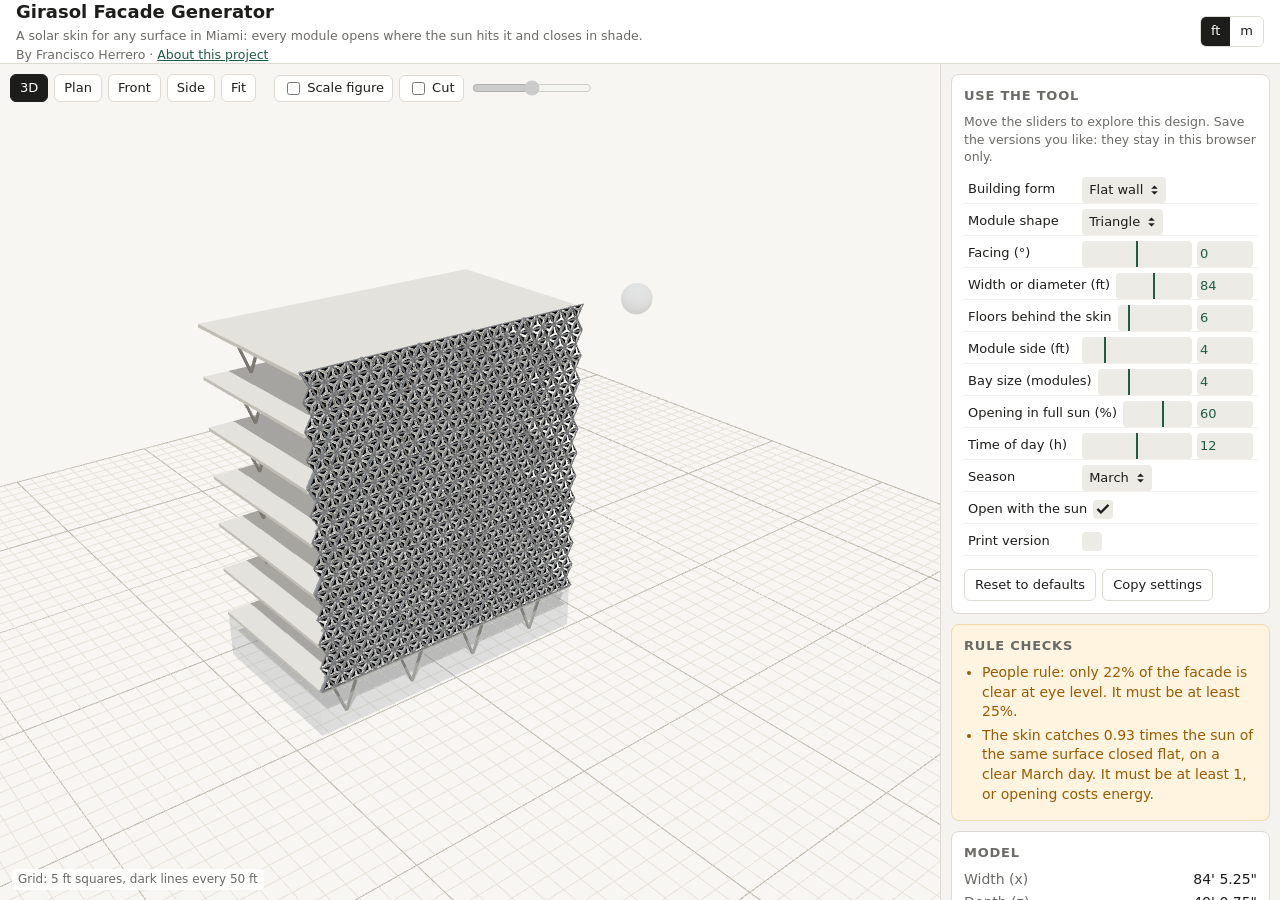
<file: generator/index.html>
<!doctype html>
<html lang="en">
<head>
  <meta charset="utf-8">
  <script>
    // When this page lives in a folder of a website (yoursite.com/generator) and is opened
    // without the final slash, point relative files at the folder anyway. (No redirect, so
    // hosts that strip slashes can't cause a loop.)
    (function () {
      var p = location.pathname;
      if (location.protocol === 'file:' || p.endsWith('/') || /\.[a-z0-9]+$/i.test(p)) return;
      var base = document.createElement('base');
      // "/generator/index" (some servers drop .html) means the folder; "/generator" is the folder too.
      base.href = /\/index$/i.test(p) ? p.replace(/index$/i, '') : p + '/';
      document.head.appendChild(base);
    })();
  </script>
  <meta name="viewport" content="width=device-width, initial-scale=1">
  <title>Generator</title>
  <meta name="description" content="A 3D generator: design rules that produce variations, built with an AI agent.">
  <link rel="stylesheet" href="./app/style.css">

  <!-- If someone double-clicks index.html, modules can't load. Explain instead of showing a blank page. -->
  <script>
    if (location.protocol === 'file:') {
      document.addEventListener('DOMContentLoaded', function () {
        document.body.innerHTML =
          '<div class="fileguard"><h1>This page needs a local server</h1>' +
          '<p>You opened <code>index.html</code> straight from your files. Browsers block 3D code that way.</p>' +
          '<p><b>Easiest:</b> ask your agent <i>"Start a local server for this folder and give me the link."</i></p>' +
          '<p><b>Or in a terminal inside this folder:</b></p>' +
          '<pre>npx --yes serve .</pre><p>then open the link it prints (usually http://localhost:3000).</p>' +
          '<p>Full steps are in README.md.</p></div>';
      });
    }
  </script>

  <script>
    // Very old browsers (Safari before 16.4) can't load this page. Say so instead of staying blank.
    if (location.protocol !== 'file:' && !(window.HTMLScriptElement && HTMLScriptElement.supports && HTMLScriptElement.supports('importmap'))) {
      document.addEventListener('DOMContentLoaded', function () {
        document.body.innerHTML = '<div class="fileguard"><h1>This browser is too old for this page</h1>' +
          '<p>Update your browser, or open the page in a current Chrome, Edge, Firefox or Safari.</p></div>';
      });
    }
  </script>
  <script type="importmap">
  {
    "imports": {
      "three": "./lib/three/three.module.js",
      "three/addons/": "./lib/three/addons/",
      "three/examples/jsm/": "./lib/three/addons/",
      "lil-gui": "./lib/lil-gui.esm.js"
    }
  }
  </script>
</head>
<body>
  <header class="topbar">
    <div class="titles">
      <h1 id="toolName">Generator</h1>
      <p id="toolDesc"></p>
      <p id="byline" class="byline" hidden></p>
    </div>
    <div class="topbar-right">
      <span id="liveBadge" class="badge" hidden title="This page reloads your generator by itself whenever generator.js changes.">Live reload on</span>
      <div class="seg" role="group" aria-label="Units">
        <button type="button" data-units="feet" class="on">ft</button>
        <button type="button" data-units="meters">m</button>
      </div>
    </div>
  </header>

  <main class="layout">
    <section class="stage" aria-label="3D view">
      <div id="viewport"></div>

      <div class="viewbar" role="toolbar" aria-label="View">
        <button type="button" data-view="3d" class="on">3D</button>
        <button type="button" data-view="plan">Plan</button>
        <button type="button" data-view="front">Front</button>
        <button type="button" data-view="side">Side</button>
        <button type="button" id="fitBtn" title="Frame the whole model">Fit</button>
        <span class="sep"></span>
        <label class="chk"><input type="checkbox" id="figureChk"> Scale figure</label>
        <label class="chk"><input type="checkbox" id="cutChk"> Cut</label>
        <input type="range" id="cutRange" min="0" max="1" step="0.001" value="0.5" disabled aria-label="Cut height">
        <span id="cutLabel" class="muted"></span>
      </div>

      <div id="gridLabel" class="gridlabel"></div>

      <div id="errorBox" class="errorbox" hidden role="alert">
        <div class="errorhead">
          <strong>Your generator has a problem</strong>
          <button type="button" id="errorClose" aria-label="Hide">×</button>
        </div>
        <p class="muted">The last working version is still showing. Copy the error and paste it to your agent.</p>
        <pre id="errorText"></pre>
        <button type="button" id="errorCopy" class="primary">Copy error for my agent</button>
      </div>

      <div id="toast" class="toast" hidden></div>
    </section>

    <aside class="panel">
      <section class="card" id="featCard" hidden>
        <h2>The designer's variations</h2>
        <p class="hint" id="featHint">Saved by the designer. Click one to load it, then move the sliders to make it your own.</p>
        <div id="featGrid" class="vargrid"></div>
      </section>

      <section class="card">
        <h2>Use the tool</h2>
        <p class="hint" id="useHint">Move the sliders to make variations. To change what the tool <i>can</i> do, ask your agent to change <code>generator.js</code>, your definition.</p>
        <div id="guiHost"></div>
        <div class="row">
          <button type="button" id="resetBtn">Reset to defaults</button>
          <button type="button" id="copySettingsBtn" title="Copy the current slider values as text">Copy settings</button>
        </div>
      </section>

      <section class="card" id="warnCard" hidden>
        <h2>Rule checks</h2>
        <ul id="warnList" class="warnlist"></ul>
      </section>

      <section class="card">
        <h2>Model</h2>
        <dl id="statsList" class="stats"></dl>
      </section>

      <section class="card">
        <h2 id="varTitle">Variations</h2>
        <div class="row">
          <button type="button" id="saveVarBtn" class="primary">Save variation</button>
          <button type="button" id="sheetBtn">Download sheet</button>
          <button type="button" id="exportVarBtn" title="Save your variations as variations.json, to publish them with your tool">Export for website</button>
        </div>
        <div id="varGrid" class="vargrid"></div>
        <p id="varEmpty" class="hint">Saved variations appear here. Click one to bring it back.</p>
      </section>

      <section class="card">
        <h2>Context</h2>
        <p class="hint">Bring in your own model (OBJ, STL or GLB from Rhino) to design around. It is never exported.</p>
        <div class="row">
          <button type="button" id="importBtn">Import model…</button>
          <label class="chk"><input type="checkbox" id="ctxShowChk" checked disabled> Show</label>
          <button type="button" id="ctxClearBtn" disabled>Remove</button>
        </div>
        <p id="ctxInfo" class="hint"></p>
        <input type="file" id="importFile" accept=".obj,.stl,.glb" hidden>
      </section>

      <section class="card">
        <h2>Export</h2>
        <div class="row">
          <button type="button" id="stlBtn" class="primary">STL for printing…</button>
          <button type="button" id="objBtn">OBJ for Rhino…</button>
          <button type="button" id="shotBtn">Screenshot</button>
        </div>
      </section>
    </aside>
  </main>

  <!-- Import dialog -->
  <dialog id="importDlg">
    <form method="dialog">
      <h2>Import a context model</h2>
      <p id="importName" class="muted"></p>
      <label>The file's units
        <select id="importUnits">
          <option value="feet">Feet</option>
          <option value="inches">Inches</option>
          <option value="meters">Meters</option>
          <option value="centimeters">Centimeters</option>
          <option value="millimeters">Millimeters</option>
        </select>
      </label>
      <label>Which way is up?
        <select id="importUp">
          <option value="z">Z is up (Rhino, most CAD)</option>
          <option value="y">Y is up (GLB, Blender exports, three.js)</option>
        </select>
      </label>
      <label>Heights
        <select id="importHeight">
          <option value="keep">Keep the file's heights (its 0 is the ground)</option>
          <option value="drop">Put its lowest point on the ground</option>
        </select>
      </label>
      <label class="chk"><input type="checkbox" id="importCenter" checked> Move it to the center of the grid (left/right and front/back only)</label>
      <p class="hint">Not sure about units? Pick one, turn on the scale figure, and import again if it looks wrong. If the model floats or sinks, import again and change Heights.</p>
      <menu>
        <button value="cancel" type="submit">Cancel</button>
        <button value="ok" type="submit" class="primary">Import</button>
      </menu>
    </form>
  </dialog>

  <!-- STL dialog -->
  <dialog id="stlDlg">
    <form method="dialog">
      <h2>Export STL for printing</h2>
      <label>Print scale
        <select id="stlScale">
          <option value="1">Full size (1:1)</option>
          <option value="12">1" = 1'-0" (1:12)</option>
          <option value="24">1/2" = 1'-0" (1:24)</option>
          <option value="48">1/4" = 1'-0" (1:48)</option>
          <option value="96">1/8" = 1'-0" (1:96)</option>
          <option value="192">1/16" = 1'-0" (1:192)</option>
          <option value="20">1:20</option>
          <option value="50">1:50</option>
          <option value="100">1:100</option>
          <option value="200">1:200</option>
          <option value="500">1:500</option>
        </select>
      </label>
      <p id="stlInfo"></p>
      <ul id="stlWarn" class="warnlist"></ul>
      <p class="hint">The file is in millimeters with Z up, which is what slicers expect. Only your design is exported, not the context, figure or ground. The thin-part check measures each part's overall size, so a thin wall inside a bigger shape can slip past it: always check the file in your slicer.</p>
      <menu>
        <button value="cancel" type="submit">Cancel</button>
        <button value="ok" type="submit" class="primary">Download STL</button>
      </menu>
    </form>
  </dialog>

  <!-- OBJ dialog -->
  <dialog id="objDlg">
    <form method="dialog">
      <h2>Export OBJ for Rhino</h2>
      <label>Units in the file
        <select id="objUnits">
          <option value="feet">Feet</option>
          <option value="inches">Inches</option>
          <option value="meters">Meters</option>
          <option value="millimeters">Millimeters</option>
        </select>
      </label>
      <p class="hint">Real size, Z up. In Rhino, set your document to the same units first (type <code>Units</code> in the command line), then File &gt; Import with "Map OBJ Y to Rhino Z" unchecked. The unit is in the file name so you don't forget.</p>
      <menu>
        <button value="cancel" type="submit">Cancel</button>
        <button value="ok" type="submit" class="primary">Download OBJ</button>
      </menu>
    </form>
  </dialog>

  <script type="module" src="./app/app.js"></script>
  <script>
    // If the tool's own files never load (usually a website that sends every address to its home page),
    // say so instead of leaving a blank page.
    setTimeout(function () {
      if (window.__appLoaded || location.protocol === 'file:') return;
      var stage = document.querySelector('.stage');
      if (stage) stage.innerHTML = '<div class="fileguard"><h1>The tool\'s files didn\'t load</h1>' +
        '<p>On your website: link to <code>generator/index.html</code>, keep the whole folder together, and for Lovable, Next.js or Vite put it inside <code>public/</code>. Some sites send every address to their home page; ask your agent to make an exception for the <code>generator</code> folder.</p>' +
        '<p>On your computer: refresh the page. If it still shows this, check the terminal running the server is open.</p></div>';
    }, 12000);
  </script>
</body>
</html>
</file>
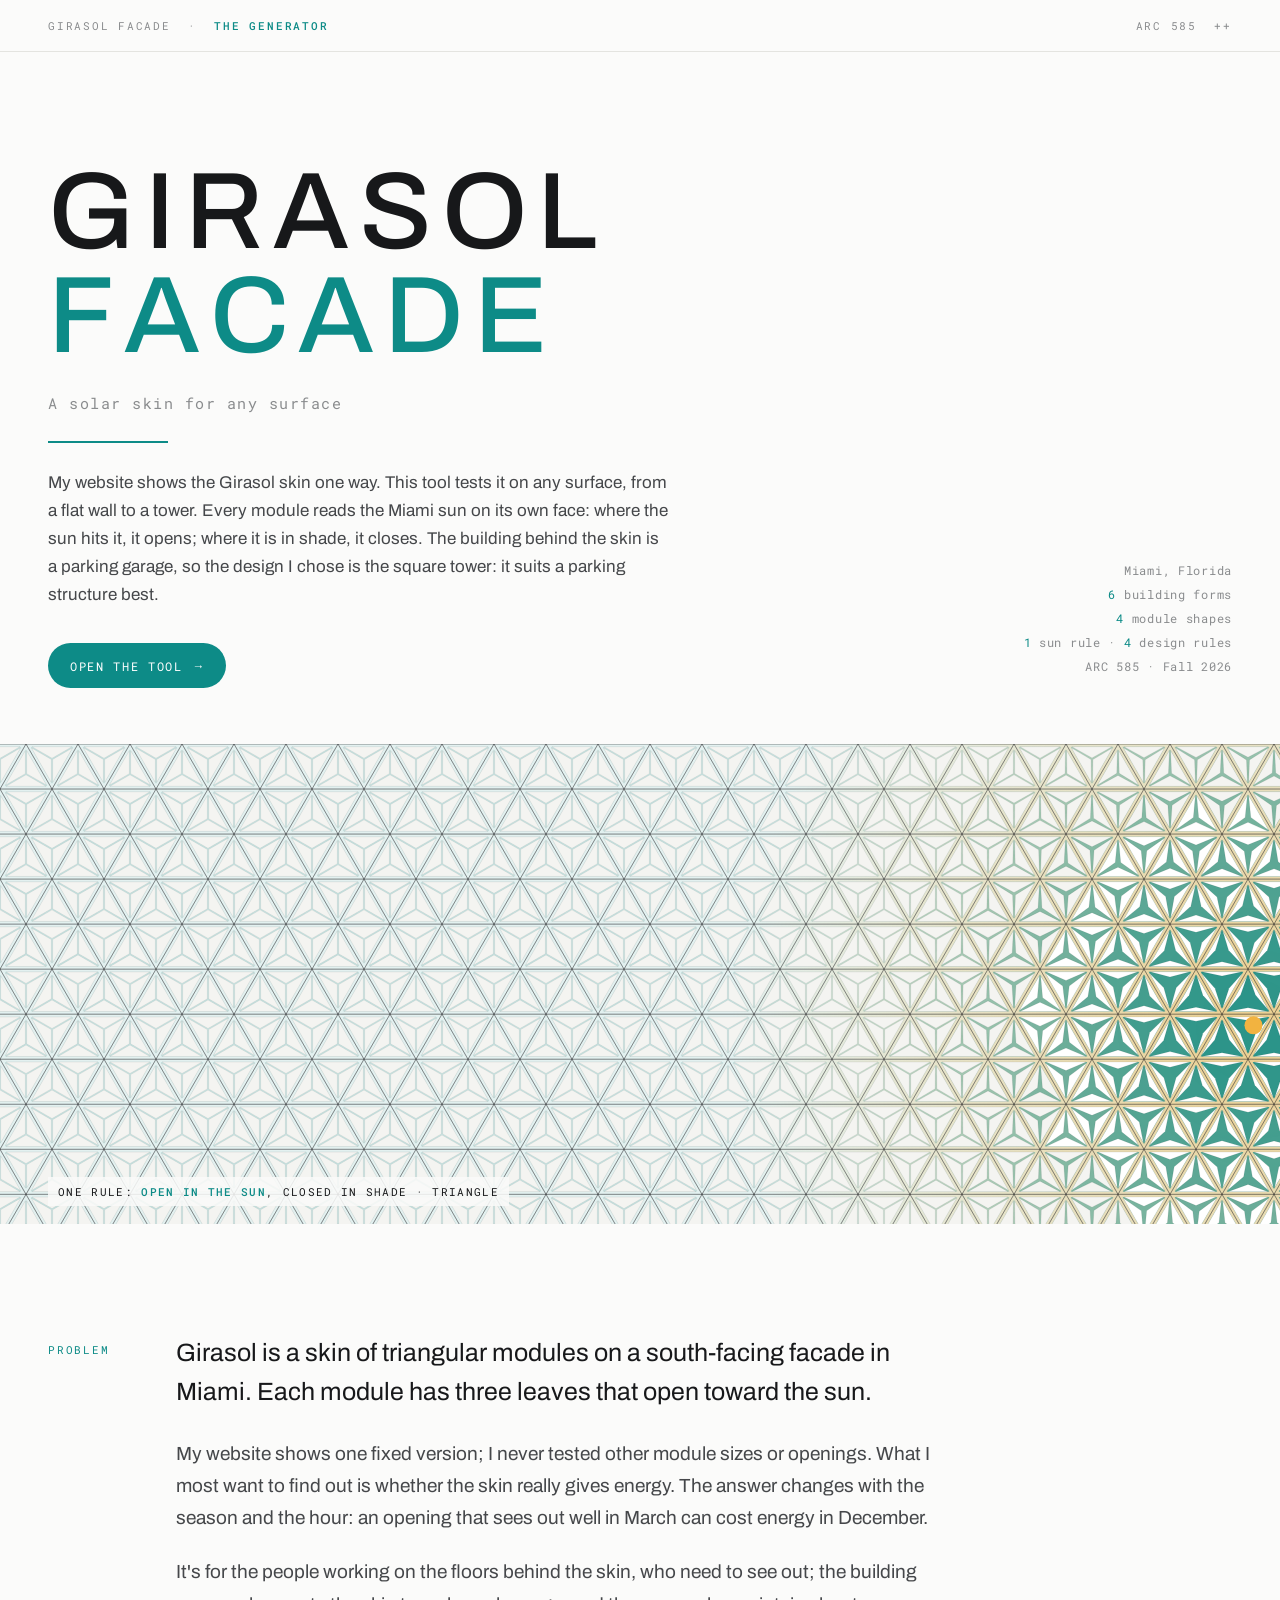
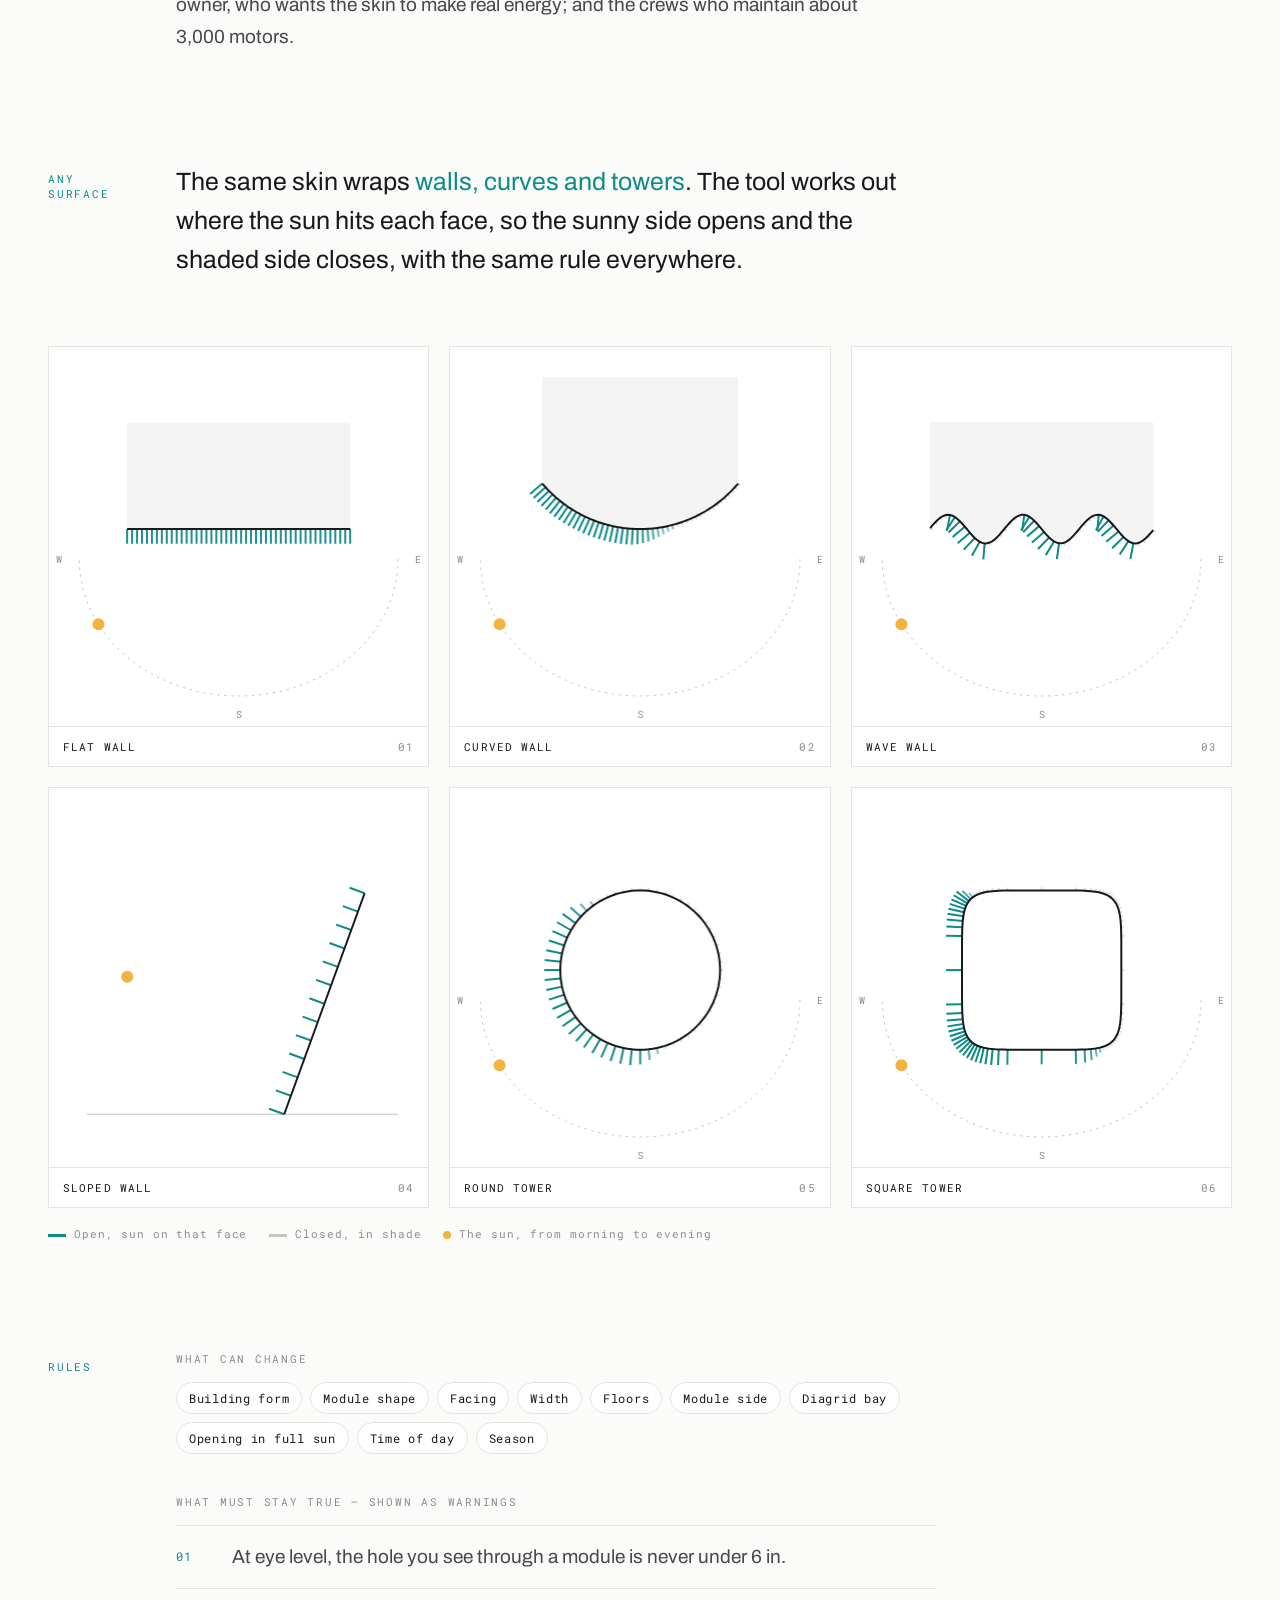
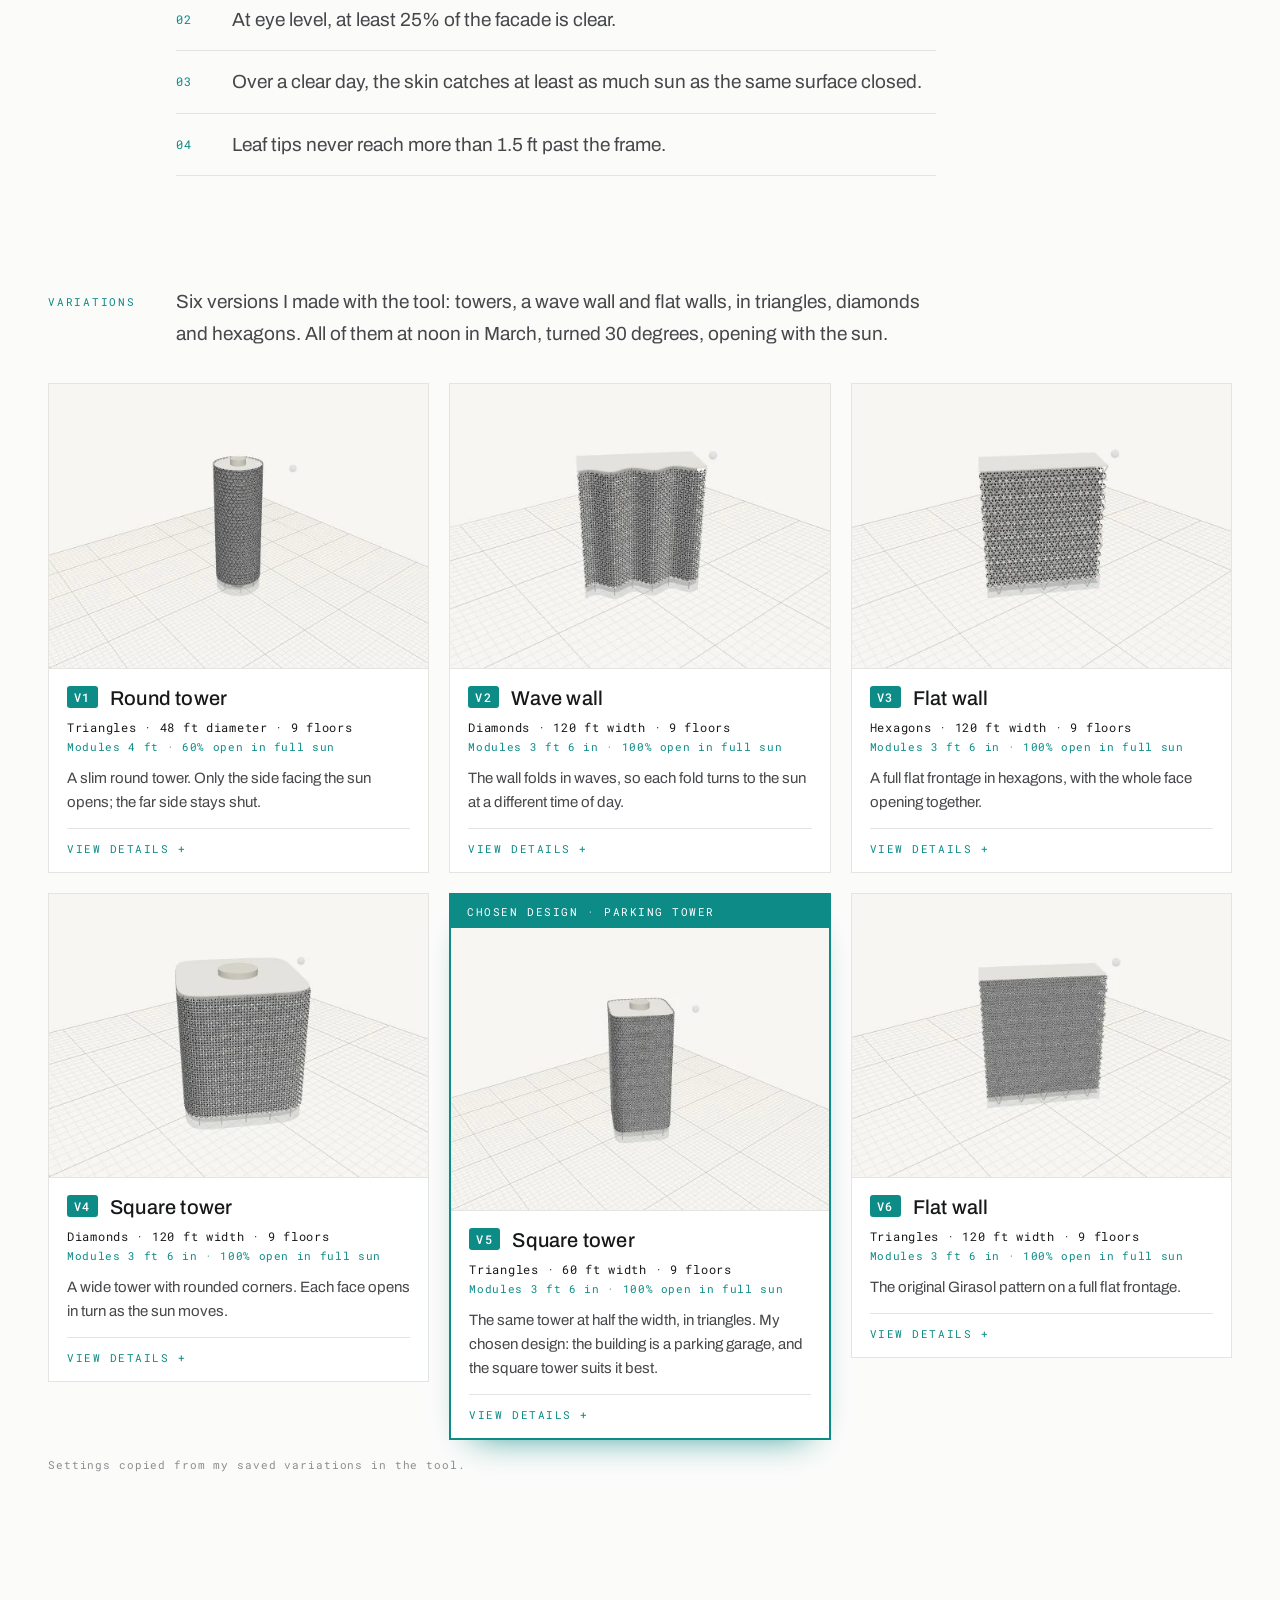
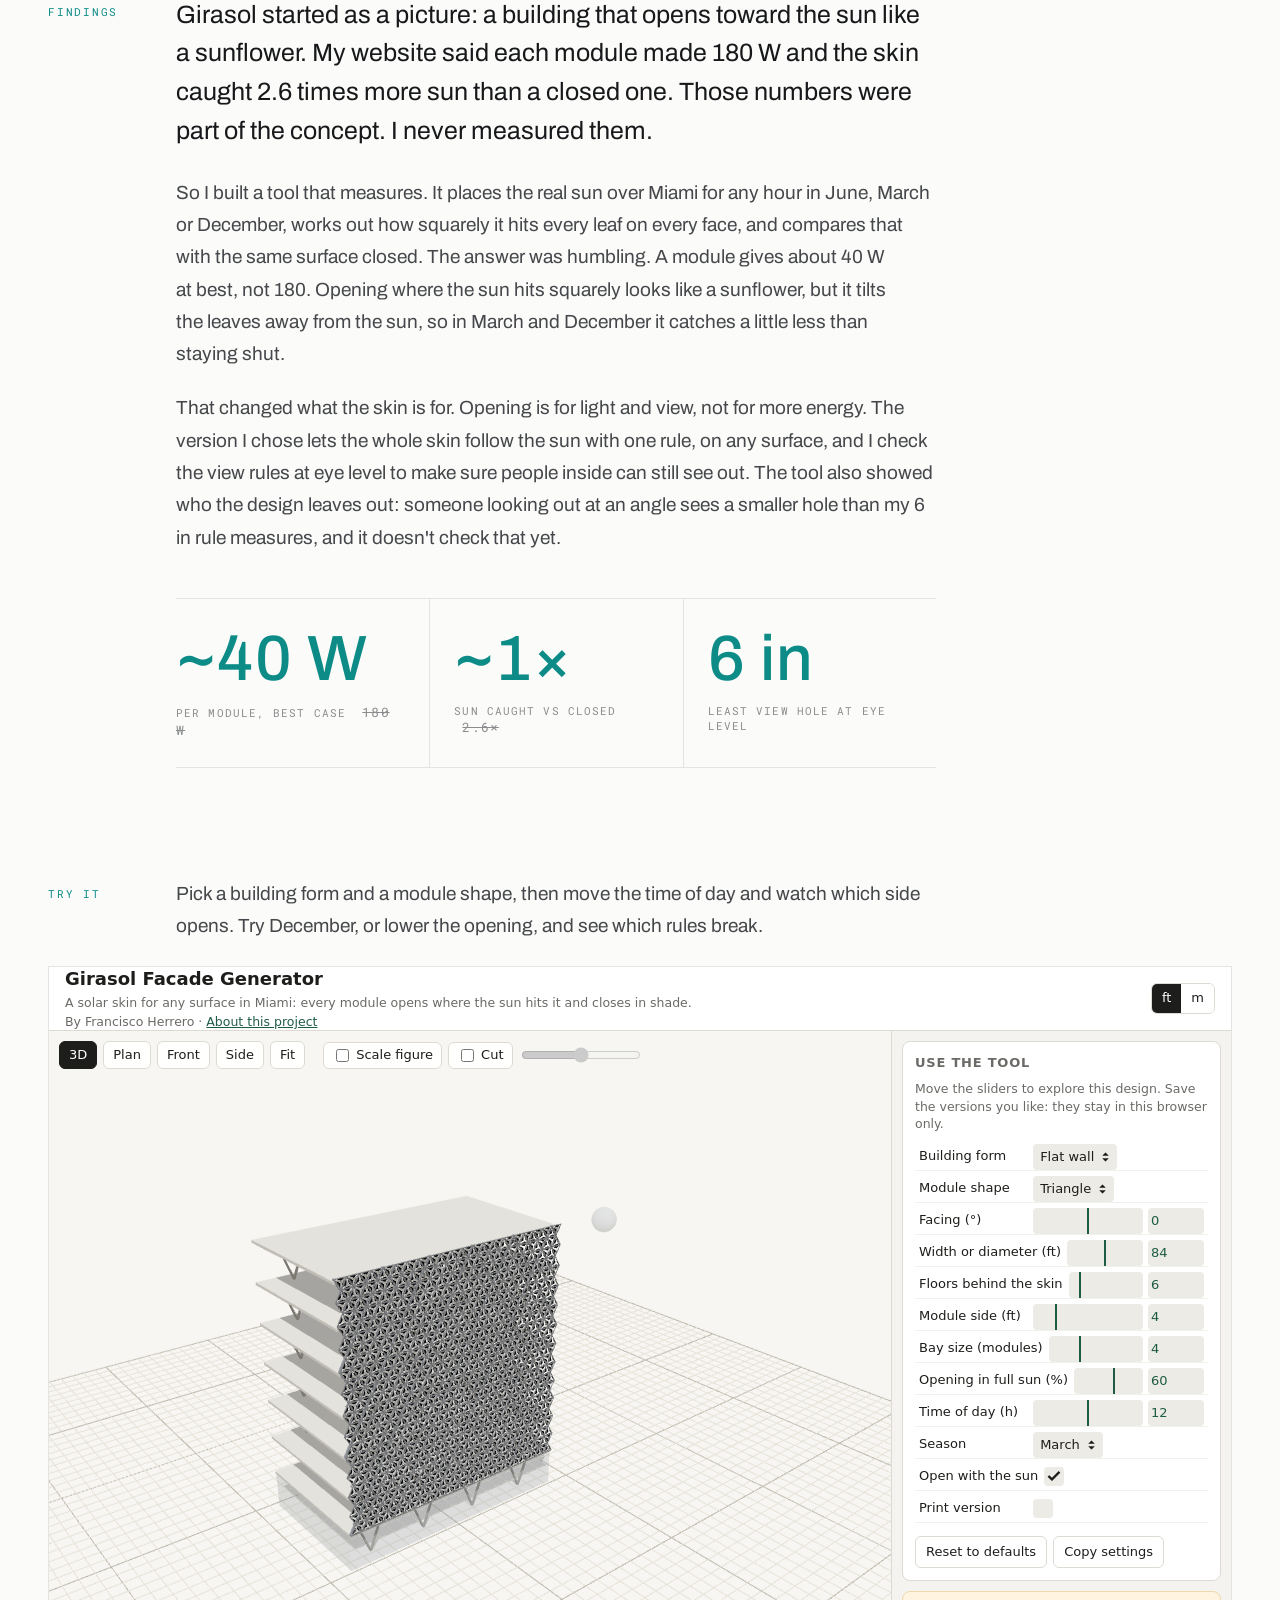
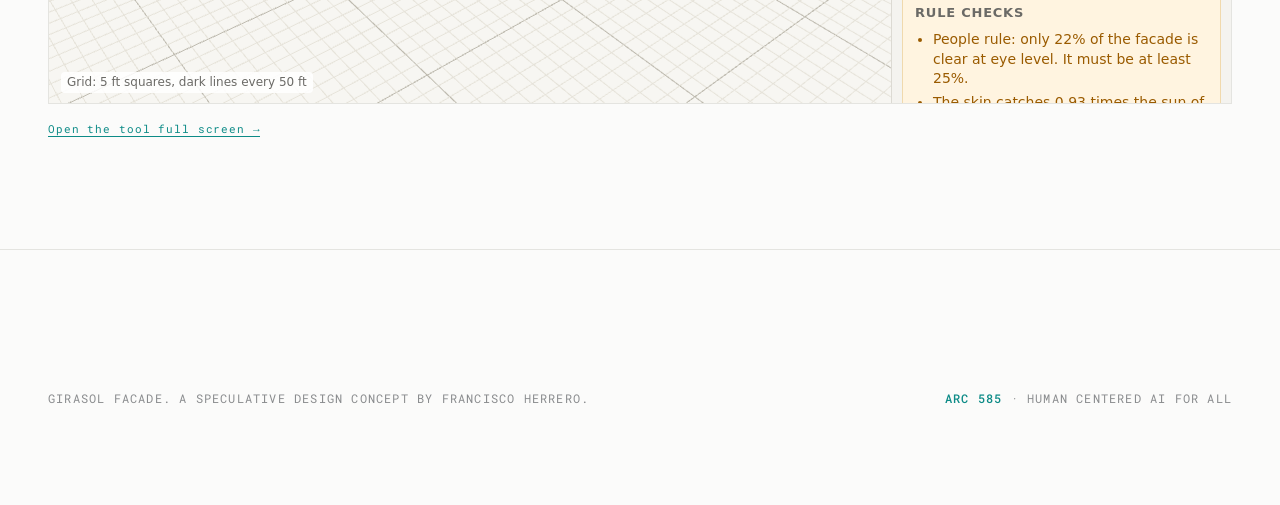
<file: project.html>
<!doctype html>
<html lang="en">
<head>
  <meta charset="utf-8">
  <meta name="viewport" content="width=device-width, initial-scale=1">
  <title>Girasol Facade | A solar skin for any surface</title>
  <meta name="description" content="A 3D tool for the Girasol solar skin on any surface: walls, curves and towers. Every module opens where the Miami sun hits it and closes in shade.">

  <meta property="og:title" content="The Girasol Facade Generator">
  <meta property="og:description" content="A solar skin for any surface. Every module opens where the sun hits it and closes in shade.">
  <meta property="og:url" content="https://girasol-facade.vercel.app/project.html">
  <meta property="og:image" content="https://girasol-facade.vercel.app/images/share.jpg">
  <meta property="og:image:width" content="1200">
  <meta property="og:image:height" content="630">
  <meta property="og:image:alt" content="The Girasol logo: the word Girasol with the o drawn as a hexagon around a sun-yellow triangle.">
  <meta name="twitter:card" content="summary_large_image">

  <link rel="preconnect" href="https://fonts.googleapis.com">
  <link rel="preconnect" href="https://fonts.gstatic.com" crossorigin>
  <link rel="stylesheet" href="https://fonts.googleapis.com/css2?family=Archivo:wght@400;500;600&family=Roboto+Mono:wght@400;500&display=swap">

  <!-- This page follows the look of my portfolio (franherrero.com): its teal, its type and its motion. Its styles live here, not in css/style.css. -->
  <style>
    :root {
      --paper: #fbfbfa;
      --ink: #17181a;
      --text: #45474a;
      --grey: #8a8c8e;
      --rule: #e4e4e0;
      --teal: #0d8b87;
      --teal-soft: #e3f1f0;
      --sun: #f2b340;
      --mono: 'Roboto Mono', ui-monospace, monospace;
      --pad: 48px;
      --title: 1fr auto;
      --title-gap: 64px;
      --doc: 88px minmax(0, 760px) 1fr;
      --forms: repeat(3, minmax(0, 1fr));
      --nums: repeat(3, minmax(0, 1fr));
      --ease: cubic-bezier(.16, .84, .24, 1);
    }
    @media (max-width: 768px) {
      :root {
        --pad: 20px;
        --title: minmax(0, 1fr);
        --title-gap: 20px;
        --doc: minmax(0, 1fr);
        --forms: repeat(2, minmax(0, 1fr));
        --nums: minmax(0, 1fr);
      }
    }
    * { box-sizing: border-box; }
    html { scroll-behavior: smooth; }
    body {
      margin: 0;
      background: var(--paper);
      color: var(--ink);
      font-family: Archivo, system-ui, sans-serif;
      -webkit-font-smoothing: antialiased;
    }
    h1, h2, h3 { margin: 0; font: inherit; }
    a { color: var(--ink); text-decoration: none; }
    a:hover { color: var(--teal); }
    a:focus-visible { outline: 2px solid var(--teal); outline-offset: 3px; }
    ::selection { background: var(--teal); color: #fff; }

    /* Top bar, with a teal line that fills as you scroll */
    .bar {
      position: sticky; top: 0; z-index: 10;
      background: rgba(251, 251, 250, 0.92); backdrop-filter: blur(8px);
      border-bottom: 1px solid var(--rule);
      display: flex; flex-wrap: wrap; justify-content: space-between; align-items: baseline; gap: 10px 24px;
      padding: 18px var(--pad);
      font-family: var(--mono); font-size: 11px; letter-spacing: 0.16em; text-transform: uppercase;
      color: var(--grey);
    }
    .bar b { color: var(--teal); font-weight: 500; }
    .progress { position: absolute; left: 0; bottom: -1px; height: 2px; width: 100%; background: var(--teal); transform-origin: 0 50%; transform: scaleX(var(--p, 0)); }
    @media (max-width: 768px) { .bar-tag { display: none; } }

    /* Title */
    .title {
      display: grid; grid-template-columns: var(--title); align-items: end; gap: var(--title-gap);
      padding: 110px var(--pad) 56px;
    }
    .title h1 {
      font-size: clamp(52px, 8.5vw, 132px); line-height: 0.92; letter-spacing: 0.09em; font-weight: 500;
    }
    .word { display: inline-block; overflow: hidden; vertical-align: top; padding-bottom: 0.04em; white-space: nowrap; }
    @media (max-width: 768px) { .title h1 { font-size: 11vw; } }
    .glyph { display: inline-block; animation: glyph 1100ms var(--ease) both; animation-delay: calc(120ms + var(--i) * 45ms); }
    .glyph.teal { color: var(--teal); }
    @keyframes glyph { from { transform: translateY(105%) rotate(3deg); } to { transform: none; } }
    .subtitle { font-family: var(--mono); font-size: 15px; letter-spacing: 0.1em; color: var(--grey); margin-top: 22px; animation: fade 900ms 700ms both; }
    .grow { height: 2px; width: 120px; background: var(--teal); margin-top: 28px; transform-origin: 0 50%; animation: grow 1000ms 900ms var(--ease) both; }
    @keyframes grow { from { transform: scaleX(0); } to { transform: none; } }
    @keyframes fade { from { opacity: 0; } to { opacity: 1; } }
    .lead { font-size: 17px; line-height: 1.65; max-width: 62ch; margin: 26px 0 0; color: var(--text); text-wrap: pretty; animation: rise 1000ms 1000ms var(--ease) both; }
    .facts {
      font-family: var(--mono); font-size: 12px; line-height: 2; letter-spacing: 0.06em; color: var(--grey);
      text-align: right; padding-bottom: 10px; animation: fade 900ms 1200ms both;
    }
    .facts span { color: var(--teal); }
    @media (max-width: 768px) { .facts { text-align: left; } }
    .cta {
      display: inline-flex; align-items: center; gap: 12px; margin-top: 34px;
      background: var(--teal); color: #fff; padding: 14px 22px; border-radius: 999px;
      font-family: var(--mono); font-size: 12px; letter-spacing: 0.14em; text-transform: uppercase;
      transition: transform 300ms var(--ease), box-shadow 300ms var(--ease);
      animation: rise 1000ms 1150ms var(--ease) both;
    }
    .cta:hover { color: #fff; transform: translateY(-2px); box-shadow: 0 10px 24px -10px var(--teal); }
    .cta i { font-style: normal; transition: transform 300ms var(--ease); }
    .cta:hover i { transform: translateX(4px); }

    /* The living skin: modules open where the sun passes */
    .skin { position: relative; height: clamp(260px, 38vw, 480px); background: var(--teal-soft); overflow: hidden; }
    .skin canvas { display: block; width: 100%; height: 100%; }
    .skin-tag {
      position: absolute; left: var(--pad); bottom: 18px;
      font-family: var(--mono); font-size: 11px; letter-spacing: 0.12em; text-transform: uppercase; color: var(--ink);
      background: rgba(251, 251, 250, 0.85); padding: 7px 10px;
    }
    .skin-tag b { color: var(--teal); font-weight: 500; }

    /* Text sections: mono label on the left, text in a reading column */
    .doc { display: grid; grid-template-columns: var(--doc); gap: 40px; padding: 110px var(--pad) 0; }
    .label { font-family: var(--mono); font-size: 11px; letter-spacing: 0.16em; text-transform: uppercase; color: var(--teal); padding-top: 8px; }
    .big { font-size: 25px; line-height: 1.55; margin: 0 0 26px; text-wrap: pretty; }
    .big em { font-style: normal; color: var(--teal); }
    .body { font-size: 19px; line-height: 1.7; margin: 0 0 22px; color: var(--text); text-wrap: pretty; }
    .body:last-child { margin-bottom: 0; }
    .sub { font-family: var(--mono); font-size: 11px; letter-spacing: 0.16em; text-transform: uppercase; color: var(--grey); margin: 40px 0 16px; }
    .sub:first-child { margin-top: 0; }
    .rules { list-style: none; margin: 0; padding: 0; border-top: 1px solid var(--rule); counter-reset: rule; }
    .rules li {
      counter-increment: rule; position: relative;
      display: grid; grid-template-columns: 44px 1fr; gap: 12px;
      padding: 16px 0; border-bottom: 1px solid var(--rule);
      font-size: 19px; line-height: 1.55; color: var(--text);
      transition: color 300ms, padding-left 300ms var(--ease);
    }
    .rules li::before { content: counter(rule, decimal-leading-zero); font-family: var(--mono); font-size: 12px; letter-spacing: 0.08em; color: var(--teal); padding-top: 5px; }
    .rules li:hover { color: var(--ink); padding-left: 8px; }
    .chips { display: flex; flex-wrap: wrap; gap: 8px; margin: 0; padding: 0; list-style: none; }
    .chips li {
      font-family: var(--mono); font-size: 12px; letter-spacing: 0.06em; color: var(--ink);
      border: 1px solid var(--rule); border-radius: 999px; padding: 7px 12px; background: #fff;
      transition: border-color 300ms, color 300ms, transform 300ms var(--ease);
    }
    .chips li:hover { border-color: var(--teal); color: var(--teal); transform: translateY(-2px); }

    /* Any surface: six plans, one sun */
    .wide { padding: 110px var(--pad) 0; }
    .wide-head { display: grid; grid-template-columns: var(--doc); gap: 40px; margin-bottom: 40px; }
    .forms { display: grid; grid-template-columns: var(--forms); gap: 20px; }
    .form { background: #fff; border: 1px solid var(--rule); transition: border-color 400ms, transform 400ms var(--ease); }
    .form:hover { border-color: var(--teal); transform: translateY(-4px); }
    .form canvas { display: block; width: 100%; aspect-ratio: 1 / 1; }
    .form figcaption {
      display: flex; justify-content: space-between; gap: 10px; padding: 12px 14px; border-top: 1px solid var(--rule);
      font-family: var(--mono); font-size: 11px; letter-spacing: 0.1em; text-transform: uppercase; color: var(--ink);
    }
    .form figcaption span { color: var(--grey); }
    .legend { display: flex; flex-wrap: wrap; gap: 8px 22px; margin-top: 18px; font-family: var(--mono); font-size: 11px; letter-spacing: 0.08em; color: var(--grey); }
    .legend i { display: inline-block; width: 18px; height: 3px; vertical-align: middle; margin-right: 8px; }

    .vars { display: grid; grid-template-columns: var(--forms); gap: 20px; align-items: start; }
    .var { margin: 0; background: #fff; border: 1px solid var(--rule); overflow: hidden; transition: border-color 400ms, transform 400ms var(--ease), box-shadow 400ms var(--ease); }
    .var img { display: block; width: 100%; height: auto; transition: transform 900ms var(--ease); }
    .var:hover { border-color: var(--teal); transform: translateY(-4px); box-shadow: 0 18px 30px -22px var(--teal); }
    .var:hover img { transform: scale(1.06); }
    .var-img { overflow: hidden; background: #f7f6f2; }
    .var-chosen { border: 2px solid var(--teal); box-shadow: 0 18px 34px -24px var(--teal); }
    .var-flag { background: var(--teal); color: #fff; padding: 9px 16px; font-family: var(--mono); font-size: 11px; letter-spacing: 0.14em; text-transform: uppercase; }
    .var figcaption { padding: 18px 18px 16px; border-top: 1px solid var(--rule); }
    .var-title { font-size: 20px; font-weight: 500; letter-spacing: 0.01em; color: var(--ink); }
    .var-no { font-family: var(--mono); font-size: 12px; letter-spacing: 0.12em; color: #fff; background: var(--teal); padding: 3px 7px; border-radius: 3px; margin-right: 8px; vertical-align: 3px; }
    .var-sum { margin: 10px 0 0; font-family: var(--mono); font-size: 12px; letter-spacing: 0.06em; color: var(--ink); }
    .var-key { margin: 4px 0 0; font-family: var(--mono); font-size: 11px; letter-spacing: 0.06em; color: var(--teal); }
    .var-desc { margin: 12px 0 0; font-size: 15px; line-height: 1.6; color: var(--text); }
    .var-more { margin-top: 14px; border-top: 1px solid var(--rule); }
    .var-more summary {
      list-style: none; cursor: pointer; padding: 12px 0 0;
      font-family: var(--mono); font-size: 11px; letter-spacing: 0.14em; text-transform: uppercase; color: var(--teal);
    }
    .var-more summary::-webkit-details-marker { display: none; }
    .var-more summary::after { content: ' +'; }
    .var-more[open] summary::after { content: ' –'; }
    .var-more .close, .var-more[open] .open { display: none; }
    .var-more[open] .close { display: inline; }
    .var-more summary:hover { color: var(--ink); }
    .var-more dl { margin: 12px 0 0; display: grid; gap: 0; animation: fade 400ms both; }
    .var-more dl div { display: flex; justify-content: space-between; gap: 12px; padding: 7px 0; border-bottom: 1px dashed var(--rule); }
    .var-more dt { font-size: 13px; color: var(--grey); }
    .var-more dd { margin: 0; font-family: var(--mono); font-size: 12px; color: var(--ink); text-align: right; }

    /* Numbers */
    .nums { display: grid; grid-template-columns: var(--nums); gap: 0; border-top: 1px solid var(--rule); border-bottom: 1px solid var(--rule); margin-top: 44px; }
    .num { padding: 28px 24px 28px 0; }
    .num + .num { border-left: 1px solid var(--rule); padding-left: 24px; }
    @media (max-width: 768px) { .num + .num { border-left: 0; border-top: 1px solid var(--rule); padding-left: 0; } }
    .num b { display: block; font-size: clamp(40px, 5vw, 64px); font-weight: 500; letter-spacing: 0.02em; color: var(--teal); line-height: 1; }
    .num s { font-family: var(--mono); font-size: 13px; color: var(--grey); text-decoration-color: var(--grey); }
    .num span { display: block; margin-top: 12px; font-family: var(--mono); font-size: 11px; letter-spacing: 0.1em; text-transform: uppercase; color: var(--grey); }

    /* Tool */
    .tool {
      display: block; width: 100%; height: 82vh; min-height: 520px;
      border: 1px solid var(--rule); background: #fff;
    }
    .caption { font-family: var(--mono); font-size: 11px; letter-spacing: 0.08em; color: var(--grey); margin-top: 16px; line-height: 1.7; }
    .caption a { color: var(--teal); border-bottom: 1px solid var(--teal); }

    /* Footer */
    .foot {
      display: flex; flex-wrap: wrap; justify-content: space-between; align-items: baseline; gap: 20px 28px;
      padding: 140px var(--pad) 100px; margin-top: 110px; border-top: 1px solid var(--rule);
      font-family: var(--mono); font-size: 12px; letter-spacing: 0.1em; text-transform: uppercase; color: var(--grey);
    }
    .foot b { color: var(--teal); font-weight: 500; }

    /* Reveal on scroll. Hidden only once the script has run, so without it everything stays visible. */
    @keyframes rise { from { opacity: 0; transform: translateY(30px); } to { opacity: 1; transform: none; } }
    .rise-ready .rise { opacity: 0; }
    .rise-ready .rise.is-in { animation: rise 950ms var(--ease) both; animation-delay: var(--d, 0ms); }
    @media (prefers-reduced-motion: reduce) {
      html { scroll-behavior: auto; }
      *, *::before, *::after { animation: none !important; transition: none !important; }
      .rise-ready .rise { opacity: 1; }
    }
  </style>
</head>
<body>

  <header class="bar">
    <span>Girasol Facade &nbsp;&middot;&nbsp; <b>The Generator</b></span>
    <span class="bar-tag">ARC 585 &nbsp;++</span>
    <div class="progress" aria-hidden="true"></div>
  </header>

  <main>

    <section class="title">
      <div>
        <h1 aria-label="Girasol Facade" data-split>GIRASOL <span class="teal-word">FACADE</span></h1>
        <div class="subtitle">A solar skin for any surface</div>
        <div class="grow" aria-hidden="true"></div>
        <p class="lead">My website shows the Girasol skin one way. This tool tests it on any surface, from a flat wall to a tower. Every module reads the Miami sun on its own face: where the sun hits it, it opens; where it is in shade, it closes. The building behind the skin is a parking garage, so the design I chose is the square tower: it suits a parking structure best.</p>
        <a class="cta" href="generator/">Open the tool <i>&rarr;</i></a>
      </div>
      <div class="facts">
        <div>Miami, Florida</div>
        <div><span>6</span> building forms</div>
        <div><span>4</span> module shapes</div>
        <div><span>1</span> sun rule &middot; <span>4</span> design rules</div>
        <div>ARC 585 &middot; Fall 2026</div>
      </div>
    </section>

    <figure class="skin" style="margin: 0;">
      <canvas id="skin" role="img" aria-label="Animation: a skin of modules. A sun moves across it; the modules under the sun open their leaves and the others close. The module shape changes between triangle, diamond, square and hexagon."></canvas>
      <figcaption class="skin-tag">One rule: <b>open in the sun</b>, closed in shade &middot; <span id="skin-shape">Triangle</span></figcaption>
    </figure>

    <section class="doc" aria-labelledby="problem">
      <h2 class="label rise" id="problem">Problem</h2>
      <div>
        <p class="big rise">Girasol is a skin of triangular modules on a south-facing facade in Miami. Each module has three leaves that open toward the sun.</p>
        <p class="body rise">My website shows one fixed version; I never tested other module sizes or openings. What I most want to find out is whether the skin really gives energy. The answer changes with the season and the hour: an opening that sees out well in March can cost energy in December.</p>
        <p class="body rise">It's for the people working on the floors behind the skin, who need to see out; the building owner, who wants the skin to make real energy; and the crews who maintain about 3,000 motors.</p>
      </div>
      <div></div>
    </section>

    <section class="wide" aria-labelledby="surface">
      <div class="wide-head">
        <h2 class="label rise" id="surface">Any surface</h2>
        <!-- AGENT DRAFT: rewrite in your own words. -->
        <p class="big rise">The same skin wraps <em>walls, curves and towers</em>. The tool works out where the sun hits each face, so the sunny side opens and the shaded side closes, with the same rule everywhere.</p>
      </div>
      <div class="forms">
        <figure class="form rise" style="margin:0;--d:0ms"><canvas data-form="flat" role="img" aria-label="Plan of a flat wall: the skin opens when the sun is in front of it."></canvas><figcaption>Flat wall <span>01</span></figcaption></figure>
        <figure class="form rise" style="margin:0;--d:80ms"><canvas data-form="curved" role="img" aria-label="Plan of a curved wall: the part facing the sun opens as the sun moves."></canvas><figcaption>Curved wall <span>02</span></figcaption></figure>
        <figure class="form rise" style="margin:0;--d:160ms"><canvas data-form="wave" role="img" aria-label="Plan of a wave wall: the folds facing the sun open, the others close."></canvas><figcaption>Wave wall <span>03</span></figcaption></figure>
        <figure class="form rise" style="margin:0;--d:0ms"><canvas data-form="sloped" role="img" aria-label="Section of a sloped wall leaning back: it faces the sky, so it opens to a high sun."></canvas><figcaption>Sloped wall <span>04</span></figcaption></figure>
        <figure class="form rise" style="margin:0;--d:80ms"><canvas data-form="round" role="img" aria-label="Plan of a round tower: the side facing the sun opens and the far side closes as the sun goes around."></canvas><figcaption>Round tower <span>05</span></figcaption></figure>
        <figure class="form rise" style="margin:0;--d:160ms"><canvas data-form="square" role="img" aria-label="Plan of a square tower: each face opens in turn as the sun moves."></canvas><figcaption>Square tower <span>06</span></figcaption></figure>
      </div>
      <div class="legend"><span><i style="background: var(--teal)"></i>Open, sun on that face</span><span><i style="background: #c4c5c3"></i>Closed, in shade</span><span><i style="background: var(--sun); height: 8px; width: 8px; border-radius: 50%"></i>The sun, from morning to evening</span></div>
    </section>

    <section class="doc" aria-labelledby="rules">
      <h2 class="label rise" id="rules">Rules</h2>
      <div>
        <h3 class="sub rise">What can change</h3>
        <ul class="chips rise">
          <li>Building form</li><li>Module shape</li><li>Facing</li><li>Width</li><li>Floors</li><li>Module side</li>
          <li>Diagrid bay</li><li>Opening in full sun</li><li>Time of day</li><li>Season</li>
        </ul>
        <h3 class="sub rise">What must stay true &mdash; shown as warnings</h3>
        <ol class="rules rise">
          <li>At eye level, the hole you see through a module is never under 6 in.</li>
          <li>At eye level, at least 25% of the facade is clear.</li>
          <li>Over a clear day, the skin catches at least as much sun as the same surface closed.</li>
          <li>Leaf tips never reach more than 1.5 ft past the frame.</li>
        </ol>
      </div>
      <div></div>
    </section>

    <section class="wide" aria-labelledby="variations">
      <div class="wide-head" style="margin-bottom: 32px;">
        <h2 class="label rise" id="variations">Variations</h2>
        <p class="body rise" style="margin: 0;">Six versions I made with the tool: towers, a wave wall and flat walls, in triangles, diamonds and hexagons. All of them at noon in March, turned 30 degrees, opening with the sun.</p>
      </div>
      <div class="vars">
        <figure class="var rise" style="--d:0ms">
          <div class="var-img"><img src="images/variation-1.webp" width="477" height="357" loading="lazy" alt="V1: a round tower covered in triangle modules, 48 ft diameter, 9 floors, rendered in the generator."></div>
          <figcaption>
            <h3 class="var-title"><span class="var-no">V1</span> Round tower</h3>
            <p class="var-sum">Triangles &middot; 48 ft diameter &middot; 9 floors</p>
            <p class="var-key">Modules 4 ft &middot; 60% open in full sun</p>
            <p class="var-desc">A slim round tower. Only the side facing the sun opens; the far side stays shut.</p>
            <details class="var-more">
              <summary><span class="open">View details</span><span class="close">Close details &mdash; V1</span></summary>
              <dl><div><dt>Building form</dt><dd>Round tower</dd></div><div><dt>Module shape</dt><dd>Triangle</dd></div><div><dt>Diameter</dt><dd>48 ft</dd></div><div><dt>Module side</dt><dd>4 ft</dd></div><div><dt>Opening in full sun</dt><dd>60%</dd></div><div><dt>Facing</dt><dd>30°</dd></div><div><dt>Floors behind the skin</dt><dd>9</dd></div><div><dt>Bay size</dt><dd>4 modules</dd></div><div><dt>Time of day</dt><dd>12 h</dd></div><div><dt>Season</dt><dd>March</dd></div><div><dt>Open with the sun</dt><dd>Yes</dd></div></dl>
            </details>
          </figcaption>
        </figure>
        <figure class="var rise" style="--d:80ms">
          <div class="var-img"><img src="images/variation-2.webp" width="477" height="357" loading="lazy" alt="V2: a wave wall covered in diamond modules, 120 ft width, 9 floors, rendered in the generator."></div>
          <figcaption>
            <h3 class="var-title"><span class="var-no">V2</span> Wave wall</h3>
            <p class="var-sum">Diamonds &middot; 120 ft width &middot; 9 floors</p>
            <p class="var-key">Modules 3 ft 6 in &middot; 100% open in full sun</p>
            <p class="var-desc">The wall folds in waves, so each fold turns to the sun at a different time of day.</p>
            <details class="var-more">
              <summary><span class="open">View details</span><span class="close">Close details &mdash; V2</span></summary>
              <dl><div><dt>Building form</dt><dd>Wave wall</dd></div><div><dt>Module shape</dt><dd>Diamond</dd></div><div><dt>Width</dt><dd>120 ft</dd></div><div><dt>Module side</dt><dd>3 ft 6 in</dd></div><div><dt>Opening in full sun</dt><dd>100%</dd></div><div><dt>Facing</dt><dd>30°</dd></div><div><dt>Floors behind the skin</dt><dd>9</dd></div><div><dt>Bay size</dt><dd>4 modules</dd></div><div><dt>Time of day</dt><dd>12 h</dd></div><div><dt>Season</dt><dd>March</dd></div><div><dt>Open with the sun</dt><dd>Yes</dd></div></dl>
            </details>
          </figcaption>
        </figure>
        <figure class="var rise" style="--d:160ms">
          <div class="var-img"><img src="images/variation-3.webp" width="477" height="357" loading="lazy" alt="V3: a flat wall covered in hexagon modules, 120 ft width, 9 floors, rendered in the generator."></div>
          <figcaption>
            <h3 class="var-title"><span class="var-no">V3</span> Flat wall</h3>
            <p class="var-sum">Hexagons &middot; 120 ft width &middot; 9 floors</p>
            <p class="var-key">Modules 3 ft 6 in &middot; 100% open in full sun</p>
            <p class="var-desc">A full flat frontage in hexagons, with the whole face opening together.</p>
            <details class="var-more">
              <summary><span class="open">View details</span><span class="close">Close details &mdash; V3</span></summary>
              <dl><div><dt>Building form</dt><dd>Flat wall</dd></div><div><dt>Module shape</dt><dd>Hexagon</dd></div><div><dt>Width</dt><dd>120 ft</dd></div><div><dt>Module side</dt><dd>3 ft 6 in</dd></div><div><dt>Opening in full sun</dt><dd>100%</dd></div><div><dt>Facing</dt><dd>30°</dd></div><div><dt>Floors behind the skin</dt><dd>9</dd></div><div><dt>Bay size</dt><dd>4 modules</dd></div><div><dt>Time of day</dt><dd>12 h</dd></div><div><dt>Season</dt><dd>March</dd></div><div><dt>Open with the sun</dt><dd>Yes</dd></div></dl>
            </details>
          </figcaption>
        </figure>
        <figure class="var rise" style="--d:0ms">
          <div class="var-img"><img src="images/variation-4.webp" width="477" height="357" loading="lazy" alt="V4: a square tower covered in diamond modules, 120 ft width, 9 floors, rendered in the generator."></div>
          <figcaption>
            <h3 class="var-title"><span class="var-no">V4</span> Square tower</h3>
            <p class="var-sum">Diamonds &middot; 120 ft width &middot; 9 floors</p>
            <p class="var-key">Modules 3 ft 6 in &middot; 100% open in full sun</p>
            <p class="var-desc">A wide tower with rounded corners. Each face opens in turn as the sun moves.</p>
            <details class="var-more">
              <summary><span class="open">View details</span><span class="close">Close details &mdash; V4</span></summary>
              <dl><div><dt>Building form</dt><dd>Square tower</dd></div><div><dt>Module shape</dt><dd>Diamond</dd></div><div><dt>Width</dt><dd>120 ft</dd></div><div><dt>Module side</dt><dd>3 ft 6 in</dd></div><div><dt>Opening in full sun</dt><dd>100%</dd></div><div><dt>Facing</dt><dd>30°</dd></div><div><dt>Floors behind the skin</dt><dd>9</dd></div><div><dt>Bay size</dt><dd>4 modules</dd></div><div><dt>Time of day</dt><dd>12 h</dd></div><div><dt>Season</dt><dd>March</dd></div><div><dt>Open with the sun</dt><dd>Yes</dd></div></dl>
            </details>
          </figcaption>
        </figure>
        <figure class="var var-chosen rise" style="--d:80ms">
          <div class="var-flag">Chosen design &middot; parking tower</div>
          <div class="var-img"><img src="images/variation-5.webp" width="477" height="357" loading="lazy" alt="V5: a square tower covered in triangle modules, 60 ft width, 9 floors, rendered in the generator."></div>
          <figcaption>
            <h3 class="var-title"><span class="var-no">V5</span> Square tower</h3>
            <p class="var-sum">Triangles &middot; 60 ft width &middot; 9 floors</p>
            <p class="var-key">Modules 3 ft 6 in &middot; 100% open in full sun</p>
            <p class="var-desc">The same tower at half the width, in triangles. My chosen design: the building is a parking garage, and the square tower suits it best.</p>
            <details class="var-more">
              <summary><span class="open">View details</span><span class="close">Close details &mdash; V5</span></summary>
              <dl><div><dt>Building form</dt><dd>Square tower</dd></div><div><dt>Module shape</dt><dd>Triangle</dd></div><div><dt>Width</dt><dd>60 ft</dd></div><div><dt>Module side</dt><dd>3 ft 6 in</dd></div><div><dt>Opening in full sun</dt><dd>100%</dd></div><div><dt>Facing</dt><dd>30°</dd></div><div><dt>Floors behind the skin</dt><dd>9</dd></div><div><dt>Bay size</dt><dd>4 modules</dd></div><div><dt>Time of day</dt><dd>12 h</dd></div><div><dt>Season</dt><dd>March</dd></div><div><dt>Open with the sun</dt><dd>Yes</dd></div></dl>
            </details>
          </figcaption>
        </figure>
        <figure class="var rise" style="--d:160ms">
          <div class="var-img"><img src="images/variation-6.webp" width="477" height="357" loading="lazy" alt="V6: a flat wall covered in triangle modules, 120 ft width, 9 floors, rendered in the generator."></div>
          <figcaption>
            <h3 class="var-title"><span class="var-no">V6</span> Flat wall</h3>
            <p class="var-sum">Triangles &middot; 120 ft width &middot; 9 floors</p>
            <p class="var-key">Modules 3 ft 6 in &middot; 100% open in full sun</p>
            <p class="var-desc">The original Girasol pattern on a full flat frontage.</p>
            <details class="var-more">
              <summary><span class="open">View details</span><span class="close">Close details &mdash; V6</span></summary>
              <dl><div><dt>Building form</dt><dd>Flat wall</dd></div><div><dt>Module shape</dt><dd>Triangle</dd></div><div><dt>Width</dt><dd>120 ft</dd></div><div><dt>Module side</dt><dd>3 ft 6 in</dd></div><div><dt>Opening in full sun</dt><dd>100%</dd></div><div><dt>Facing</dt><dd>30°</dd></div><div><dt>Floors behind the skin</dt><dd>9</dd></div><div><dt>Bay size</dt><dd>4 modules</dd></div><div><dt>Time of day</dt><dd>12 h</dd></div><div><dt>Season</dt><dd>March</dd></div><div><dt>Open with the sun</dt><dd>Yes</dd></div></dl>
            </details>
          </figcaption>
        </figure>
      </div>
      <p class="caption">Settings copied from my saved variations in the tool.</p>
    </section>

    <section class="doc" aria-labelledby="story">
      <h2 class="label rise" id="story">Findings</h2>
      <!-- AGENT DRAFT: rewrite in your own words. Claude drafted this section; Francisco rewrites it and says so in his AI use note. -->
      <div>
        <p class="big rise">Girasol started as a picture: a building that opens toward the sun like a sunflower. My website said each module made 180 W and the skin caught 2.6 times more sun than a closed one. Those numbers were part of the concept. I never measured them.</p>
        <p class="body rise">So I built a tool that measures. It places the real sun over Miami for any hour in June, March or December, works out how squarely it hits every leaf on every face, and compares that with the same surface closed. The answer was humbling. A module gives about 40 W at best, not 180. Opening where the sun hits squarely looks like a sunflower, but it tilts the leaves away from the sun, so in March and December it catches a little less than staying shut.</p>
        <p class="body rise">That changed what the skin is for. Opening is for light and view, not for more energy. The version I chose lets the whole skin follow the sun with one rule, on any surface, and I check the view rules at eye level to make sure people inside can still see out. The tool also showed who the design leaves out: someone looking out at an angle sees a smaller hole than my 6 in rule measures, and it doesn't check that yet.</p>
        <div class="nums rise">
          <div class="num"><b data-count="40" data-prefix="~" data-suffix=" W">~40 W</b><span>Per module, best case &nbsp;<s>180 W</s></span></div>
          <div class="num"><b data-count="1" data-prefix="~" data-suffix="&times;" data-dec="0">~1&times;</b><span>Sun caught vs closed &nbsp;<s>2.6&times;</s></span></div>
          <div class="num"><b data-count="6" data-suffix=" in">6 in</b><span>Least view hole at eye level</span></div>
        </div>
      </div>
      <div></div>
    </section>

    <section class="wide" aria-labelledby="tool">
      <div class="wide-head" style="margin-bottom: 24px;">
        <h2 class="label rise" id="tool">Try it</h2>
        <p class="body rise" style="margin: 0;">Pick a building form and a module shape, then move the time of day and watch which side opens. Try December, or lower the opening, and see which rules break.</p>
      </div>
      <iframe class="tool rise" src="generator/" title="The Girasol Facade Generator, a 3D tool with sliders and design rules" loading="lazy"></iframe>
      <div class="caption"><a href="generator/">Open the tool full screen &rarr;</a></div>
    </section>

  </main>

  <footer class="foot">
    <span>Girasol Facade. A speculative design concept by Francisco Herrero.</span>
    <span><b>ARC 585</b> &middot; Human Centered AI for All</span>
  </footer>

  <script>
  (function () {
    var reduce = window.matchMedia && matchMedia('(prefers-reduced-motion: reduce)').matches;
    var TEAL = '#0d8b87', GREY = '#c4c5c3', INK = '#17181a', SUN = '#f2b340';
    var smooth = function (k) { k = Math.max(0, Math.min(1, k)); return k * k * (3 - 2 * k); };

    // Title: split into letters that rise in, like the portfolio.
    var h1 = document.querySelector('[data-split]');
    if (h1 && !reduce) {
      var i = 0, out = '';
      h1.textContent.trim().split(' ').forEach(function (w, wi) {
        out += '<span class="word" aria-hidden="true">';
        for (var c = 0; c < w.length; c++) out += '<span class="glyph' + (wi === 1 ? ' teal' : '') + '" style="--i:' + (i++) + '">' + w[c] + '</span>';
        out += '</span>' + (wi === 0 ? ' ' : '');
      });
      h1.innerHTML = out;
    } else if (h1) {
      h1.innerHTML = 'GIRASOL <span style="color:' + TEAL + '">FACADE</span>';
    }

    // Scroll progress line in the top bar.
    var bar = document.querySelector('.progress');
    function onScroll() {
      var max = document.documentElement.scrollHeight - innerHeight;
      bar.style.setProperty('--p', max > 0 ? Math.min(1, scrollY / max) : 0);
    }
    addEventListener('scroll', onScroll, { passive: true }); onScroll();

    // Canvas helper: crisp on any screen, redraws on resize.
    function setup(cv) {
      var ctx = cv.getContext('2d');
      function size() {
        var r = cv.getBoundingClientRect(), d = Math.min(2, window.devicePixelRatio || 1);
        cv.width = Math.max(1, Math.round(r.width * d)); cv.height = Math.max(1, Math.round(r.height * d));
        ctx.setTransform(d, 0, 0, d, 0, 0);
        cv._w = r.width; cv._h = r.height;
      }
      size(); addEventListener('resize', size);
      return ctx;
    }
    function visible(el, cb) {
      if (!('IntersectionObserver' in window)) { cb(true); return; }
      new IntersectionObserver(function (e) { cb(e[0].isIntersecting); }).observe(el);
    }

    // ---------- the living skin ----------
    var SHAPES = [
      { name: 'Triangle', n: 3, inner: 0.82 },
      { name: 'Diamond', n: 4, inner: 0.88 },
      { name: 'Square', n: 4, square: true, inner: 0.88 },
      { name: 'Hexagon', n: 6, inner: 0.93 }
    ];
    function tile(n, W, H, s) {
      var list = [], R = s / (2 * Math.sin(Math.PI / n));
      if (n === 3) {
        var h = s * Math.sqrt(3) / 2;
        for (var r = -1; r * h < H + h; r++) for (var x = -s; x < W + s; x += s) {
          var off = (r & 1) * s / 2, y = r * h;
          list.push({ x: x + off + s / 2, y: y + 2 * h / 3, R: R, turn: 0 });
          list.push({ x: x + off + s, y: y + h / 3, R: R, turn: Math.PI });
        }
      } else if (n === 5) {
        // squares: a straight grid (n 5 is only a code for the square)
        for (var rs = -1; rs * s < H + s; rs++) for (var xs = -s; xs < W + s; xs += s) list.push({ x: xs + s / 2, y: rs * s + s / 2, R: s / Math.SQRT2, turn: Math.PI / 4 });
      } else if (n === 4) {
        var D = s * Math.SQRT2;
        for (var r4 = -1; r4 * D / 2 < H + D; r4++) for (var x4 = -D; x4 < W + D; x4 += D) list.push({ x: x4 + (r4 & 1) * D / 2, y: r4 * D / 2, R: R, turn: 0 });
      } else {
        var w = s * Math.sqrt(3);
        for (var r6 = -1; r6 * 1.5 * s < H + 2 * s; r6++) for (var x6 = -w; x6 < W + w; x6 += w) list.push({ x: x6 + (r6 & 1) * w / 2, y: r6 * 1.5 * s, R: R, turn: 0 });
      }
      return list;
    }
    function drawModule(ctx, m, n, open, alpha, inner) {
      inner = inner || 0.82;
      var start = -Math.PI / 2 + m.turn, pts = [], k;
      for (k = 0; k < n; k++) { var a = start + k * 2 * Math.PI / n; pts.push([m.x + m.R * Math.cos(a), m.y + m.R * Math.sin(a)]); }
      ctx.globalAlpha = alpha;
      // the opening, teal, shows through as the leaves fold
      ctx.beginPath(); pts.forEach(function (p, j) { ctx[j ? 'lineTo' : 'moveTo'](m.x + (p[0] - m.x) * inner, m.y + (p[1] - m.y) * inner); }); ctx.closePath();
      ctx.fillStyle = 'rgba(13,139,135,' + (0.12 + 0.75 * open) + ')'; ctx.fill();
      // leaves: one per side, hinged on the side, tip toward the center, shorter as they open
      var reach = 0.94 * Math.cos(open * 72 * Math.PI / 180);
      for (k = 0; k < n; k++) {
        var p1 = pts[k], p2 = pts[(k + 1) % n];
        var q1 = [m.x + (p1[0] - m.x) * inner, m.y + (p1[1] - m.y) * inner], q2 = [m.x + (p2[0] - m.x) * inner, m.y + (p2[1] - m.y) * inner];
        var mx = (q1[0] + q2[0]) / 2, my = (q1[1] + q2[1]) / 2;
        var b1 = [mx + (q1[0] - mx) * 0.94, my + (q1[1] - my) * 0.94], b2 = [mx + (q2[0] - mx) * 0.94, my + (q2[1] - my) * 0.94];
        var tip = [mx + (m.x - mx) * reach, my + (m.y - my) * reach];
        ctx.beginPath(); ctx.moveTo(b1[0], b1[1]); ctx.lineTo(b2[0], b2[1]); ctx.lineTo(tip[0], tip[1]); ctx.closePath();
        ctx.fillStyle = open > 0.5 ? '#ffffff' : '#f4f4f1'; ctx.fill();
        ctx.strokeStyle = 'rgba(23,24,26,0.12)'; ctx.lineWidth = 0.6; ctx.stroke();
      }
      // frame
      ctx.beginPath(); pts.forEach(function (p, j) { ctx[j ? 'lineTo' : 'moveTo'](p[0], p[1]); }); ctx.closePath();
      ctx.strokeStyle = 'rgba(23,24,26,0.28)'; ctx.lineWidth = 1; ctx.stroke();
      ctx.globalAlpha = 1;
    }
    var skinCv = document.getElementById('skin'), shapeTag = document.getElementById('skin-shape');
    if (skinCv) {
      var sctx = setup(skinCv), running = true, t0 = performance.now(), cache = {};
      visible(skinCv, function (v) { running = v; if (v && !reduce) requestAnimationFrame(frame); });
      function drawSkin(t) {
        var W = skinCv._w, H = skinCv._h, s = Math.max(30, Math.min(52, W / 22));
        var period = 7, idx = Math.floor(t / period) % SHAPES.length, phase = (t % period) / period;
        var fade = phase > 0.9 ? 1 - (phase - 0.9) / 0.1 : phase < 0.1 ? phase / 0.1 : 1;
        var sh = SHAPES[idx]; if (shapeTag && shapeTag.textContent !== sh.name) shapeTag.textContent = sh.name;
        var key = idx + '|' + Math.round(W) + '|' + Math.round(H);
        var mods = cache[key] || (cache[key] = tile(sh.square ? 5 : sh.n, W, H, sh.square ? s * 0.9 : sh.n === 6 ? s * 0.6 : sh.n === 4 ? s * 0.78 : s));
        var sx = W * (0.5 + 0.48 * Math.sin(t * 0.32)), sy = H * (0.45 + 0.25 * Math.cos(t * 0.21)), rad = Math.max(W, H) * 0.34;
        sctx.clearRect(0, 0, W, H);
        var g = sctx.createRadialGradient(sx, sy, 0, sx, sy, rad * 1.2);
        g.addColorStop(0, 'rgba(242,179,64,0.55)'); g.addColorStop(1, 'rgba(242,179,64,0)');
        sctx.fillStyle = g; sctx.fillRect(0, 0, W, H);
        mods.forEach(function (m) {
          var d = Math.hypot(m.x - sx, m.y - sy) / rad;
          drawModule(sctx, m, sh.n, smooth(1 - d), 0.35 + 0.65 * fade, sh.inner);
        });
        sctx.beginPath(); sctx.arc(sx, sy, 9, 0, 2 * Math.PI); sctx.fillStyle = SUN; sctx.fill();
      }
      function frame(now) {
        if (!running) return;
        drawSkin((now - t0) / 1000);
        requestAnimationFrame(frame);
      }
      drawSkin(reduce ? 2 : 0);
      addEventListener('resize', function () { cache = {}; drawSkin((performance.now() - t0) / 1000); });
    }

    // ---------- six forms, one sun ----------
    function outline(form) {
      var pts = [], i, N = 90;
      if (form === 'flat' || form === 'sloped') for (i = 0; i <= N; i++) pts.push([-0.7 + 1.4 * i / N, 0]);
      if (form === 'curved') { var R = 0.8, A = 50 * Math.PI / 180; for (i = 0; i <= N; i++) { var a = -A + 2 * A * i / N; pts.push([R * Math.sin(a), R * Math.cos(a) - R]); } }
      if (form === 'wave') for (i = 0; i <= N; i++) { var x = -0.7 + 1.4 * i / N; pts.push([x, 0.09 * Math.sin(x * Math.PI * 2 / 0.47)]); }
      if (form === 'round') for (i = 0; i < 120; i++) { var b = i / 120 * 2 * Math.PI; pts.push([0.5 * Math.sin(b), 0.5 * Math.cos(b)]); }
      if (form === 'square') for (i = 0; i < 160; i++) { var c = i / 160 * 2 * Math.PI, pw = function (v) { return (v < 0 ? -1 : 1) * Math.pow(Math.abs(v), 1 / 3); }; pts.push([0.5 * pw(Math.sin(c)), 0.5 * pw(Math.cos(c))]); }
      return { pts: pts, closed: form === 'round' || form === 'square' };
    }
    var forms = [].slice.call(document.querySelectorAll('[data-form]')).map(function (cv) {
      return { cv: cv, ctx: setup(cv), form: cv.getAttribute('data-form'), on: false };
    });
    forms.forEach(function (f) { visible(f.cv, function (v) { f.on = v; }); });
    function drawForm(f, t) {
      var ctx = f.ctx, W = f.cv._w, H = f.cv._h, S = Math.min(W, H), cx = W / 2, cy = H * 0.56;
      ctx.clearRect(0, 0, W, H);
      // The sun goes from east (morning) through south to west (evening), and back.
      var day = 0.5 - 0.5 * Math.cos(t * 0.5);                 // 0 morning .. 1 evening
      var az = (-90 + 180 * day) * Math.PI / 180;               // -90 east, 0 south, 90 west
      // In plan, south is down the screen and east is right.
      var sx = cx - Math.sin(az) * S * 0.42, sy = cy + Math.cos(az) * S * 0.36;
      var dirX = (sx - cx), dirY = (sy - cy), dl = Math.hypot(dirX, dirY) || 1; dirX /= dl; dirY /= dl;
      if (f.form === 'sloped') {
        // Section: the wall leans back, so a high sun hits it more.
        var alt = Math.sin(day * Math.PI) * 70 + 8;              // sun height through the day
        var ar = alt * Math.PI / 180, lean = 20 * Math.PI / 180;
        var base = [cx + S * 0.12, cy + S * 0.3], topP = [base[0] + Math.sin(lean) * S * 0.62, base[1] - Math.cos(lean) * S * 0.62];
        ctx.beginPath(); ctx.moveTo(cx - S * 0.4, base[1]); ctx.lineTo(cx + S * 0.42, base[1]); ctx.strokeStyle = 'rgba(23,24,26,0.25)'; ctx.stroke();
        var nrm = [-Math.cos(lean), -Math.sin(lean)];          // faces left (south) and up
        var sunv = [-Math.cos(ar), -Math.sin(ar)];
        var c = Math.max(0, nrm[0] * sunv[0] + nrm[1] * sunv[1]), open = smooth((c - 0.1) / 0.4);
        for (var k = 0; k <= 12; k++) {
          var px = base[0] + (topP[0] - base[0]) * k / 12, py = base[1] + (topP[1] - base[1]) * k / 12, L = 4 + 12 * open;
          ctx.beginPath(); ctx.moveTo(px, py); ctx.lineTo(px + nrm[0] * L, py + nrm[1] * L); ctx.strokeStyle = open > 0.05 ? TEAL : GREY; ctx.lineWidth = 2; ctx.stroke();
        }
        ctx.beginPath(); ctx.moveTo(base[0], base[1]); ctx.lineTo(topP[0], topP[1]); ctx.strokeStyle = INK; ctx.lineWidth = 2; ctx.stroke();
        var sunX = base[0] - Math.cos(ar) * S * 0.55, sunY = base[1] - Math.sin(ar) * S * 0.55;
        ctx.beginPath(); ctx.arc(sunX, sunY, 6, 0, 2 * Math.PI); ctx.fillStyle = SUN; ctx.fill();
        return;
      }
      // sun path
      ctx.beginPath(); ctx.ellipse(cx, cy, S * 0.42, S * 0.36, 0, 0, Math.PI); ctx.setLineDash([2, 5]); ctx.strokeStyle = 'rgba(138,140,142,0.6)'; ctx.lineWidth = 1; ctx.stroke(); ctx.setLineDash([]);
      // Points are [x east, z south], the same as the tool.
      var o = outline(f.form), P = o.pts, n = P.length, scale = S * 0.42;
      var map = function (p) { return [cx + p[0] * scale, cy - S * 0.08 + p[1] * scale]; };
      // petals: short grey ticks where closed, long teal ticks where the sun hits the face
      for (var i = 0; i < n; i += 2) {
        var a = P[(i - 1 + n) % n], b = P[(i + 1) % n];
        if (!o.closed && (i === 0 || i >= n - 1)) { a = P[Math.max(0, i - 1)]; b = P[Math.min(n - 1, i + 1)]; }
        var tx = b[0] - a[0], ty = b[1] - a[1], tl = Math.hypot(tx, ty) || 1; tx /= tl; ty /= tl;
        var nsx = -ty, nsy = tx;                                // outward, same rule as the tool
        var c2 = nsx * dirX + nsy * dirY, open2 = smooth((c2 - 0.1) / 0.4);
        var q = map(P[i]), len = 3 + 13 * open2;
        ctx.beginPath(); ctx.moveTo(q[0], q[1]); ctx.lineTo(q[0] + nsx * len, q[1] + nsy * len);
        ctx.strokeStyle = open2 > 0.05 ? TEAL : GREY; ctx.globalAlpha = 0.35 + 0.65 * Math.max(open2, 0.3); ctx.lineWidth = 2; ctx.stroke(); ctx.globalAlpha = 1;
      }
      ctx.beginPath(); P.forEach(function (p, j) { var q = map(p); ctx[j ? 'lineTo' : 'moveTo'](q[0], q[1]); }); if (o.closed) ctx.closePath();
      ctx.strokeStyle = INK; ctx.lineWidth = 2; ctx.stroke();
      if (!o.closed) { // the building behind a wall
        ctx.fillStyle = 'rgba(23,24,26,0.05)';
        var first = map(P[0]), last = map(P[n - 1]);
        ctx.beginPath(); P.forEach(function (p, j) { var q = map(p); ctx[j ? 'lineTo' : 'moveTo'](q[0], q[1]); });
        ctx.lineTo(last[0], first[1] - S * 0.28); ctx.lineTo(first[0], first[1] - S * 0.28); ctx.closePath(); ctx.fill();
      }
      ctx.beginPath(); ctx.arc(sx, sy, 6, 0, 2 * Math.PI); ctx.fillStyle = SUN; ctx.fill();
      ctx.font = '10px "Roboto Mono", monospace'; ctx.fillStyle = '#8a8c8e'; ctx.textAlign = 'center';
      ctx.fillText('S', cx, H - 8); ctx.fillText('E', W - 10, cy + 4); ctx.fillText('W', 10, cy + 4);
    }
    var tf0 = performance.now();
    function formsFrame(now) {
      var t = (now - tf0) / 1000;
      forms.forEach(function (f) { if (f.on) drawForm(f, t); });
      requestAnimationFrame(formsFrame);
    }
    forms.forEach(function (f) { drawForm(f, reduce ? 3 : 0); });
    if (!reduce) requestAnimationFrame(formsFrame);
    addEventListener('resize', function () { forms.forEach(function (f) { drawForm(f, (performance.now() - tf0) / 1000); }); });

    // ---------- numbers count up ----------
    var nums = [].slice.call(document.querySelectorAll('[data-count]'));
    if ('IntersectionObserver' in window && !reduce) {
      var io2 = new IntersectionObserver(function (es) {
        es.forEach(function (e) {
          if (!e.isIntersecting) return;
          var el = e.target, to = +el.getAttribute('data-count'), pre = el.getAttribute('data-prefix') || '', suf = el.getAttribute('data-suffix') || '';
          var t1 = performance.now();
          (function step(now) {
            var k = smooth((now - t1) / 1400), v = to * k;
            el.innerHTML = pre + (to < 5 ? (k < 1 ? v.toFixed(1) : to) : Math.round(v)) + suf;
            if (k < 1) requestAnimationFrame(step);
          })(t1);
          io2.unobserve(el);
        });
      }, { threshold: 0.6 });
      nums.forEach(function (n) { io2.observe(n); });
    }

    // ---------- reveal on scroll ----------
    var els = document.querySelectorAll('.rise');
    if (els.length && 'IntersectionObserver' in window && !reduce) {
      var root = document.documentElement;
      root.className += ' rise-ready';
      var io = new IntersectionObserver(function (entries) {
        entries.forEach(function (e) { if (e.isIntersecting) { e.target.classList.add('is-in'); io.unobserve(e.target); } });
      }, { rootMargin: '0px 0px -8% 0px' });
      [].forEach.call(els, function (el) { io.observe(el); });
      setTimeout(function () { if (!document.querySelector('.rise.is-in')) root.className = root.className.replace(' rise-ready', ''); }, 2000);
    }
  }());
  </script>
</body>
</html>
</file>
<file: generator/app/style.css>
/* Generator Starter styles.
   To restyle, change the variables below (or ask your agent to match your BRAND.md / DESIGN.md). */
:root {
  --bg: #f4f3ef;
  --panel: #ffffff;
  --ink: #1d1d1b;
  --muted: #6b6a66;
  --line: #dcdad3;
  --accent: #1f5c46;       /* buttons, highlights */
  --accent-ink: #ffffff;
  --warn: #9a5b00;
  --warn-bg: #fff4e0;
  --err: #a1251b;
  --err-bg: #fdecea;
  --radius: 8px;
  --font: system-ui, -apple-system, "Segoe UI", Roboto, Helvetica, Arial, sans-serif;
  --panel-w: 340px;
}

* { box-sizing: border-box; }
html, body { margin: 0; height: 100%; }
body { accent-color: var(--accent); font-family: var(--font); color: var(--ink); background: var(--bg); font-size: 14px; line-height: 1.4; }
code { font-family: ui-monospace, Menlo, Consolas, monospace; font-size: 0.92em; background: #efeee8; padding: 0 3px; border-radius: 3px; }
h1, h2 { margin: 0; }
h2 { font-size: 13px; text-transform: uppercase; letter-spacing: 0.06em; color: var(--muted); margin-bottom: 8px; }
.muted { color: var(--muted); }
.hint { color: var(--muted); font-size: 12.5px; margin: 6px 0; }

button {
  font: inherit; font-size: 13px; cursor: pointer;
  background: var(--panel); color: var(--ink);
  border: 1px solid var(--line); border-radius: 6px; padding: 6px 10px;
}
button:hover:not(:disabled) { border-color: var(--ink); }
button:disabled { opacity: 0.45; cursor: not-allowed; }
button.primary { background: var(--accent); color: var(--accent-ink); border-color: var(--accent); }
button.primary:hover:not(:disabled) { filter: brightness(1.1); border-color: var(--accent); }
button:focus-visible, input:focus-visible, select:focus-visible { outline: 2px solid var(--accent); outline-offset: 2px; }

.topbar {
  display: flex; align-items: center; justify-content: space-between; gap: 12px;
  padding: 10px 16px; background: var(--panel); border-bottom: 1px solid var(--line);
  height: 64px;
}
.titles { min-width: 0; }
.titles h1 { font-size: 18px; white-space: nowrap; overflow: hidden; text-overflow: ellipsis; }
.titles p { margin: 2px 0 0; color: var(--muted); font-size: 12.5px; white-space: nowrap; overflow: hidden; text-overflow: ellipsis; }
.topbar-right { display: flex; align-items: center; gap: 10px; flex-shrink: 0; }
.badge { font-size: 12px; color: var(--accent); border: 1px solid var(--accent); border-radius: 999px; padding: 2px 8px; }

.seg { display: inline-flex; border: 1px solid var(--line); border-radius: 6px; overflow: hidden; }
.seg button { border: 0; border-radius: 0; padding: 5px 10px; }
.seg button.on { background: var(--ink); color: #fff; }

.layout { display: flex; height: calc(100% - 64px); }
.stage { position: relative; flex: 1; min-width: 0; }
#viewport { position: absolute; inset: 0; }
#viewport canvas { display: block; width: 100%; height: 100%; touch-action: none; }

.viewbar {
  position: absolute; top: 10px; left: 10px; right: 10px;
  display: flex; flex-wrap: wrap; align-items: center; gap: 6px;
  pointer-events: none;
}
.viewbar > * { pointer-events: auto; }
.viewbar button { padding: 4px 9px; background: rgba(255,255,255,0.92); }
.viewbar button.on { background: var(--ink); color: #fff; border-color: var(--ink); }
.viewbar .sep { width: 6px; }
.chk { display: inline-flex; align-items: center; gap: 4px; font-size: 13px; background: rgba(255,255,255,0.92); border: 1px solid var(--line); border-radius: 6px; padding: 3px 8px; }
.card .chk { background: transparent; border: 0; padding: 0; }
#cutRange { width: 120px; }

.gridlabel { position: absolute; left: 12px; bottom: 10px; font-size: 12px; color: var(--muted); background: rgba(255,255,255,0.85); padding: 2px 6px; border-radius: 4px; pointer-events: none; }

.errorbox {
  position: absolute; left: 12px; right: 12px; bottom: 40px; max-width: 720px;
  background: var(--err-bg); border: 1px solid var(--err); border-radius: var(--radius);
  padding: 10px 12px; box-shadow: 0 6px 24px rgba(0,0,0,0.12);
}
.errorhead { display: flex; justify-content: space-between; align-items: center; color: var(--err); }
.errorhead button { border: 0; background: transparent; font-size: 18px; line-height: 1; padding: 0 4px; color: var(--err); }
.errorbox pre { white-space: pre-wrap; word-break: break-word; max-height: 160px; overflow: auto; background: #fff; border: 1px solid #f2c4bf; border-radius: 6px; padding: 8px; font-size: 12px; margin: 6px 0 8px; }

.toast {
  position: absolute; left: 50%; top: 52px; transform: translateX(-50%);
  background: var(--ink); color: #fff; padding: 7px 14px; border-radius: 6px; font-size: 13px;
  box-shadow: 0 4px 16px rgba(0,0,0,0.2); max-width: 90%;
}

.panel {
  width: var(--panel-w); flex-shrink: 0; overflow-y: auto;
  background: var(--bg); border-left: 1px solid var(--line); padding: 10px;
}
.card { background: var(--panel); border: 1px solid var(--line); border-radius: var(--radius); padding: 12px; margin-bottom: 10px; }
.row { display: flex; flex-wrap: wrap; gap: 6px; margin-top: 8px; }

/* Slider panel (lil-gui), restyled to match the page */
#guiHost .lil-gui {
  --background-color: #ffffff; --text-color: var(--ink);
  --title-background-color: #ffffff; --title-text-color: var(--ink);
  --widget-color: #ecebe5; --hover-color: #e2e0d8; --focus-color: #d6d3c8;
  --number-color: var(--accent); --string-color: var(--accent);
  --font-family: var(--font); --font-size: 13px; --input-font-size: 13px;
  --name-width: 40%; --widget-height: 26px; --padding: 4px; --spacing: 5px;
  --slider-input-width: 30%; --slider-input-min-width: 56px; --color-input-width: 34%; --color-input-min-width: 74px; --widget-border-radius: 4px;
}
#guiHost .lil-gui.lil-root { width: 100%; }
#guiHost .lil-gui.lil-root > .lil-title { display: none; }
#guiHost .lil-gui .lil-controller .lil-name { white-space: normal; line-height: 1.15; padding-right: 6px; }
#guiHost .lil-gui .lil-controller { border-bottom: 1px solid #f1f0ec; }

.warnlist { margin: 0; padding-left: 18px; }
.warnlist li { color: var(--warn); margin: 4px 0; }
#warnCard { background: var(--warn-bg); border-color: #f0d9ad; }

.stats { display: grid; grid-template-columns: minmax(0, 1fr) auto; gap: 3px 10px; margin: 0; }
.stats dt { color: var(--muted); }
.stats dd { margin: 0; text-align: right; font-variant-numeric: tabular-nums; white-space: nowrap; max-width: 14em; overflow: hidden; text-overflow: ellipsis; }

.vargrid { display: grid; grid-template-columns: repeat(3, 1fr); gap: 6px; margin-top: 8px; }
.var { position: relative; border: 1px solid var(--line); border-radius: 6px; overflow: hidden; cursor: pointer; background: #fff; padding: 0; }
.var img { display: block; width: 100%; aspect-ratio: 4 / 3; object-fit: cover; }
.var span { display: block; font-size: 11.5px; padding: 2px 4px; text-align: left; }
.var.active { outline: 2px solid var(--accent); }
.var .del { position: absolute; top: 2px; right: 2px; width: 20px; height: 20px; padding: 0; line-height: 18px; font-size: 14px; border-radius: 50%; background: rgba(255,255,255,0.9); }

dialog { border: 1px solid var(--line); border-radius: var(--radius); padding: 18px; width: min(440px, 92vw); color: var(--ink); }
dialog::backdrop { background: rgba(0,0,0,0.35); }
dialog h2 { font-size: 16px; text-transform: none; letter-spacing: 0; color: var(--ink); margin-bottom: 10px; }
dialog label { display: block; margin: 10px 0; font-size: 13px; }
dialog label.chk { display: flex; }
dialog select { display: block; width: 100%; margin-top: 4px; font: inherit; padding: 6px; border: 1px solid var(--line); border-radius: 6px; background: #fff; }
dialog menu { display: flex; justify-content: flex-end; gap: 8px; padding: 0; margin: 14px 0 0; }

.fileguard { max-width: 620px; margin: 60px auto; padding: 24px; background: #fff; border: 1px solid var(--line); border-radius: var(--radius); }
.fileguard h1 { font-size: 22px; margin-bottom: 10px; }
.fileguard pre { background: #efeee8; padding: 10px; border-radius: 6px; }

/* Phones and narrow windows: stack the panel under the 3D view */
@media (max-width: 820px) {
  .topbar { height: auto; flex-wrap: wrap; }
  .layout { display: block; height: auto; }
  .stage { height: 62vh; min-height: 320px; }
  .panel { width: auto; border-left: 0; border-top: 1px solid var(--line); }
  .titles p { white-space: normal; }
}

.byline { margin: 2px 0 0; color: var(--muted); font-size: 12.5px; white-space: nowrap; overflow: hidden; text-overflow: ellipsis; }
.byline a { color: var(--accent); }
</file>
